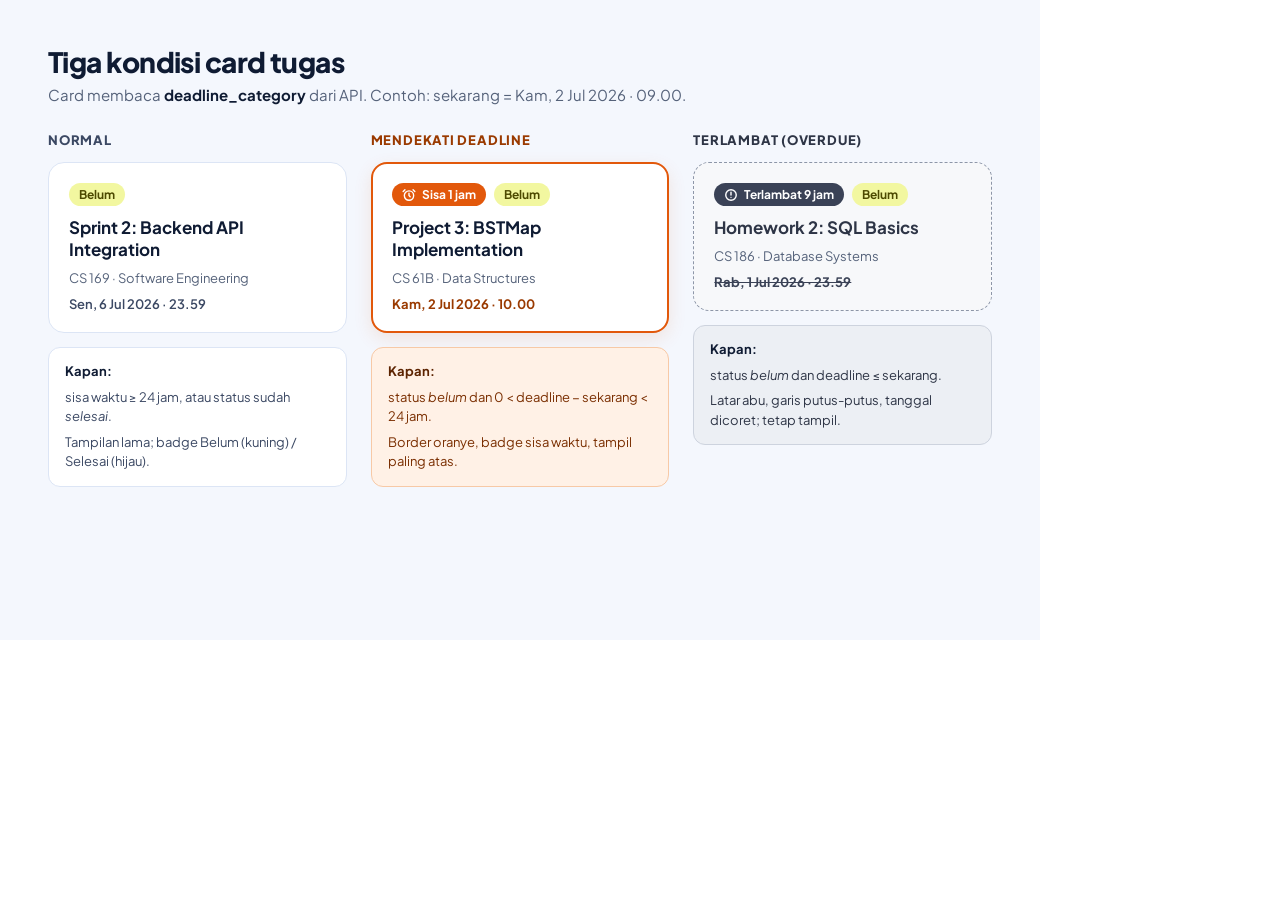
<file: docs/design/CardStates.html>
<!doctype html>
<html lang="id">
<head>
<meta charset="utf-8">
<title>Status Card Tugas</title>

</head>
<body>
<x-dc>
<helmet>
<link rel="preconnect" href="https://fonts.googleapis.com">
<link href="https://fonts.googleapis.com/css2?family=Plus+Jakarta+Sans:wght@400;500;600;700;800&amp;display=swap" rel="stylesheet">
<style>
body{margin:0}
a{color:#1A5FD6}a:hover{color:#123F8F}
</style>
</helmet>
<div style="width: 1040px; height: 640px; box-sizing: border-box; padding: 44px 48px; background: #F4F7FD; font-family: 'Plus Jakarta Sans', system-ui, sans-serif; color: #0F1B33; display: flex; flex-direction: column; gap: 28px;">

  <div style="display: flex; flex-direction: column; gap: 6px;">
    <h1 style="margin: 0; font-size: 28px; font-weight: 800; letter-spacing: -0.02em;">Tiga kondisi card tugas</h1>
    <p style="margin: 0; font-size: 15px; color: #55627A;">Card membaca <strong style="color: #0F1B33;">deadline_category</strong> dari API. Contoh: sekarang = Kam, 2 Jul 2026 · 09.00.</p>
  </div>

  <div style="display: grid; grid-template-columns: repeat(3, minmax(0, 1fr)); gap: 24px; flex-grow: 1;">

    <div style="display: flex; flex-direction: column; gap: 14px;">
      <span style="font-size: 13px; font-weight: 800; color: #3B4863; text-transform: uppercase; letter-spacing: 0.06em;">Normal</span>
      <article style="background: #FFFFFF; border: 1px solid #DCE5F5; border-radius: 16px; padding: 20px; display: flex; flex-direction: column; gap: 10px;">
        <div style="display: flex; gap: 8px;">
          <span style="padding: 4px 10px; border-radius: 999px; background: #F2F7A0; color: #4D4A00; font-size: 12px; font-weight: 700;">Belum</span>
        </div>
        <h2 style="margin: 0; font-size: 17px; font-weight: 700;">Sprint 2: Backend API Integration</h2>
        <span style="font-size: 13px; color: #55627A;">CS 169 · Software Engineering</span>
        <span style="font-size: 13px; font-weight: 600; color: #3B4863;">Sen, 6 Jul 2026 · 23.59</span>
      </article>
      <div style="display: flex; flex-direction: column; gap: 6px; padding: 14px 16px; border-radius: 12px; background: #FFFFFF; border: 1px solid #DCE5F5; font-size: 13px; line-height: 1.5; color: #3B4863;">
        <strong style="color: #0F1B33;">Kapan:</strong>
        <span>sisa waktu ≥ 24 jam, atau status sudah <em>selesai</em>.</span>
        <span>Tampilan lama; badge Belum (kuning) / Selesai (hijau).</span>
      </div>
    </div>

    <div style="display: flex; flex-direction: column; gap: 14px;">
      <span style="font-size: 13px; font-weight: 800; color: #9A3A00; text-transform: uppercase; letter-spacing: 0.06em;">Mendekati deadline</span>
      <article style="background: #FFFFFF; border: 2px solid #E2580B; border-radius: 16px; padding: 19px; display: flex; flex-direction: column; gap: 10px; box-shadow: 0 6px 18px rgba(226, 88, 11, 0.12);">
        <div style="display: flex; flex-wrap: wrap; gap: 8px;">
          <span style="display: inline-flex; align-items: center; gap: 6px; padding: 4px 10px; border-radius: 999px; background: #E2580B; color: #FFFFFF; font-size: 12px; font-weight: 700;">
            <svg width="14" height="14" viewBox="0 0 24 24" fill="none" stroke="currentColor" stroke-width="2.4" stroke-linecap="round" stroke-linejoin="round" aria-hidden="true"><circle cx="12" cy="13" r="8"></circle><path d="M12 9v4l2 2"></path><path d="M5 3L2 6M19 3l3 3"></path></svg>
            Sisa 1 jam
          </span>
          <span style="padding: 4px 10px; border-radius: 999px; background: #F2F7A0; color: #4D4A00; font-size: 12px; font-weight: 700;">Belum</span>
        </div>
        <h2 style="margin: 0; font-size: 17px; font-weight: 700;">Project 3: BSTMap Implementation</h2>
        <span style="font-size: 13px; color: #55627A;">CS 61B · Data Structures</span>
        <span style="font-size: 13px; font-weight: 700; color: #9A3A00;">Kam, 2 Jul 2026 · 10.00</span>
      </article>
      <div style="display: flex; flex-direction: column; gap: 6px; padding: 14px 16px; border-radius: 12px; background: #FFF1E6; border: 1px solid #F7C9A6; font-size: 13px; line-height: 1.5; color: #7A2E00;">
        <strong style="color: #5C2300;">Kapan:</strong>
        <span>status <em>belum</em> dan 0 &lt; deadline − sekarang &lt; 24 jam.</span>
        <span>Border oranye, badge sisa waktu, tampil paling atas.</span>
      </div>
    </div>

    <div style="display: flex; flex-direction: column; gap: 14px;">
      <span style="font-size: 13px; font-weight: 800; color: #2E3546; text-transform: uppercase; letter-spacing: 0.06em;">Terlambat (overdue)</span>
      <article style="background: #F7F8FA; border: 1px dashed #8D96A8; border-radius: 16px; padding: 20px; display: flex; flex-direction: column; gap: 10px;">
        <div style="display: flex; flex-wrap: wrap; gap: 8px;">
          <span style="display: inline-flex; align-items: center; gap: 6px; padding: 4px 10px; border-radius: 999px; background: #3A4256; color: #FFFFFF; font-size: 12px; font-weight: 700;">
            <svg width="14" height="14" viewBox="0 0 24 24" fill="none" stroke="currentColor" stroke-width="2.4" stroke-linecap="round" stroke-linejoin="round" aria-hidden="true"><circle cx="12" cy="12" r="9"></circle><path d="M12 7v5M12 16h.01"></path></svg>
            Terlambat 9 jam
          </span>
          <span style="padding: 4px 10px; border-radius: 999px; background: #F2F7A0; color: #4D4A00; font-size: 12px; font-weight: 700;">Belum</span>
        </div>
        <h2 style="margin: 0; font-size: 17px; font-weight: 700; color: #2E3546;">Homework 2: SQL Basics</h2>
        <span style="font-size: 13px; color: #55627A;">CS 186 · Database Systems</span>
        <span style="font-size: 13px; font-weight: 700; color: #3A4256; text-decoration: line-through;">Rab, 1 Jul 2026 · 23.59</span>
      </article>
      <div style="display: flex; flex-direction: column; gap: 6px; padding: 14px 16px; border-radius: 12px; background: #ECEFF4; border: 1px solid #CDD3DE; font-size: 13px; line-height: 1.5; color: #2E3546;">
        <strong style="color: #0F1B33;">Kapan:</strong>
        <span>status <em>belum</em> dan deadline ≤ sekarang.</span>
        <span>Latar abu, garis putus-putus, tanggal dicoret; tetap tampil.</span>
      </div>
    </div>

  </div>
</div>
</x-dc>
<script type="text/x-dc" data-dc-script data-props='{"$preview":{"width":1040,"height":640}}'>
class Component extends DCLogic {
renderVals() {
return {};
}
}
</script>
</body>
</html>
</file>
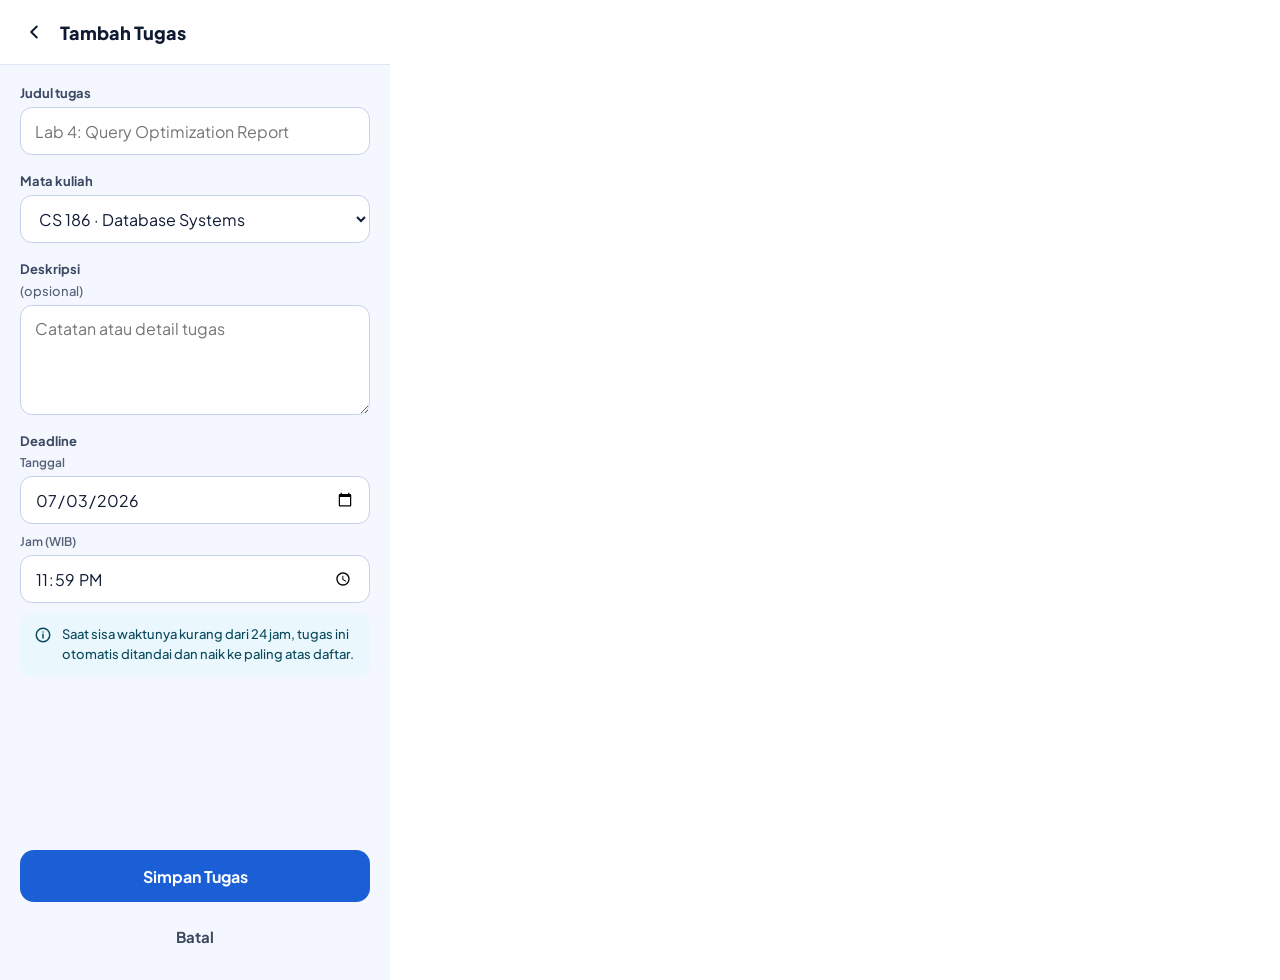
<file: docs/design/MobileForm.html>
<!doctype html>
<html lang="id">
<head>
<meta charset="utf-8">
<title>StudyTrack Mobile — Tambah Tugas</title>

</head>
<body>
<x-dc>
<helmet>
<link rel="preconnect" href="https://fonts.googleapis.com">
<link href="https://fonts.googleapis.com/css2?family=Plus+Jakarta+Sans:wght@400;500;600;700;800&amp;display=swap" rel="stylesheet">
<style>
body{margin:0}
a{color:#1A5FD6}a:hover{color:#123F8F}
button,input,select,textarea{font-family:inherit}
</style>
</helmet>
<div style="width: 390px; height: 980px; box-sizing: border-box; background: #F4F7FD; font-family: 'Plus Jakarta Sans', system-ui, sans-serif; color: #0F1B33; display: flex; flex-direction: column;">

  <header style="background: #FFFFFF; border-bottom: 1px solid #DCE5F5; padding: 10px 12px; display: flex; align-items: center; gap: 4px;">
    <a href="MobileTugas.dc.html" aria-label="Kembali" style="width: 44px; height: 44px; display: flex; align-items: center; justify-content: center; border-radius: 12px; color: #0F1B33;">
      <svg width="22" height="22" viewBox="0 0 24 24" fill="none" stroke="currentColor" stroke-width="2.2" stroke-linecap="round" stroke-linejoin="round" aria-hidden="true"><path d="M15 18l-6-6 6-6"></path></svg>
    </a>
    <h1 style="margin: 0; font-size: 18px; font-weight: 800;">Tambah Tugas</h1>
  </header>

  <form style="flex-grow: 1; padding: 20px; display: flex; flex-direction: column; gap: 18px;">
    <label style="display: flex; flex-direction: column; gap: 6px; font-size: 13px; font-weight: 700; color: #3B4863;">
      Judul tugas
      <input type="text" placeholder="Lab 4: Query Optimization Report" style="min-height: 48px; box-sizing: border-box; padding: 0 14px; border-radius: 12px; border: 1px solid #C4D2EC; font-size: 16px; color: #0F1B33; background: #FFFFFF;">
    </label>

    <label style="display: flex; flex-direction: column; gap: 6px; font-size: 13px; font-weight: 700; color: #3B4863;">
      Mata kuliah
      <select style="min-height: 48px; box-sizing: border-box; padding: 0 14px; border-radius: 12px; border: 1px solid #C4D2EC; font-size: 16px; color: #0F1B33; background: #FFFFFF;">
        <option>CS 186 · Database Systems</option>
        <option>CS 61B · Data Structures</option>
        <option>CS 169 · Software Engineering</option>
      </select>
    </label>

    <label style="display: flex; flex-direction: column; gap: 6px; font-size: 13px; font-weight: 700; color: #3B4863;">
      Deskripsi <span style="font-weight: 500; color: #55627A;">(opsional)</span>
      <textarea rows="4" placeholder="Catatan atau detail tugas" style="box-sizing: border-box; padding: 12px 14px; border-radius: 12px; border: 1px solid #C4D2EC; font-size: 16px; color: #0F1B33; background: #FFFFFF; resize: vertical;"></textarea>
    </label>

    <fieldset style="border: none; margin: 0; padding: 0; display: flex; flex-direction: column; gap: 10px;">
      <legend style="padding: 0; margin-bottom: 6px; font-size: 13px; font-weight: 700; color: #3B4863;">Deadline</legend>
      <label style="display: flex; flex-direction: column; gap: 6px; font-size: 12px; font-weight: 600; color: #55627A;">
        Tanggal
        <input type="date" value="2026-07-03" style="min-height: 48px; box-sizing: border-box; padding: 0 14px; border-radius: 12px; border: 1px solid #C4D2EC; font-size: 16px; color: #0F1B33; background: #FFFFFF;">
      </label>
      <label style="display: flex; flex-direction: column; gap: 6px; font-size: 12px; font-weight: 600; color: #55627A;">
        Jam (WIB)
        <input type="time" value="23:59" style="min-height: 48px; box-sizing: border-box; padding: 0 14px; border-radius: 12px; border: 1px solid #C4D2EC; font-size: 16px; color: #0F1B33; background: #FFFFFF;">
      </label>
      <div style="display: flex; gap: 10px; align-items: flex-start; padding: 12px 14px; border-radius: 12px; background: #EAF8FD; color: #0B4A5E; font-size: 13px; font-weight: 500; line-height: 1.5;">
        <svg width="18" height="18" viewBox="0 0 24 24" fill="none" stroke="currentColor" stroke-width="2" stroke-linecap="round" stroke-linejoin="round" aria-hidden="true" style="flex-shrink: 0; margin-top: 1px;"><circle cx="12" cy="12" r="9"></circle><path d="M12 11v5M12 8h.01"></path></svg>
        <span>Saat sisa waktunya kurang dari 24 jam, tugas ini otomatis ditandai dan naik ke paling atas daftar.</span>
      </div>
    </fieldset>

    <div style="margin-top: auto; display: flex; flex-direction: column; gap: 10px;">
      <button type="submit" style="min-height: 52px; border-radius: 14px; border: none; background: #1A5FD6; color: #FFFFFF; font-size: 16px; font-weight: 700; cursor: pointer;">Simpan Tugas</button>
      <a href="MobileTugas.dc.html" style="display: flex; align-items: center; justify-content: center; min-height: 48px; border-radius: 14px; color: #3B4863; font-size: 15px; font-weight: 700; text-decoration: none;">Batal</a>
    </div>
  </form>
</div>
</x-dc>
<script type="text/x-dc" data-dc-script data-props='{"$preview":{"width":390,"height":980}}'>
class Component extends DCLogic {
renderVals() {
return {};
}
}
</script>
</body>
</html>
</file>
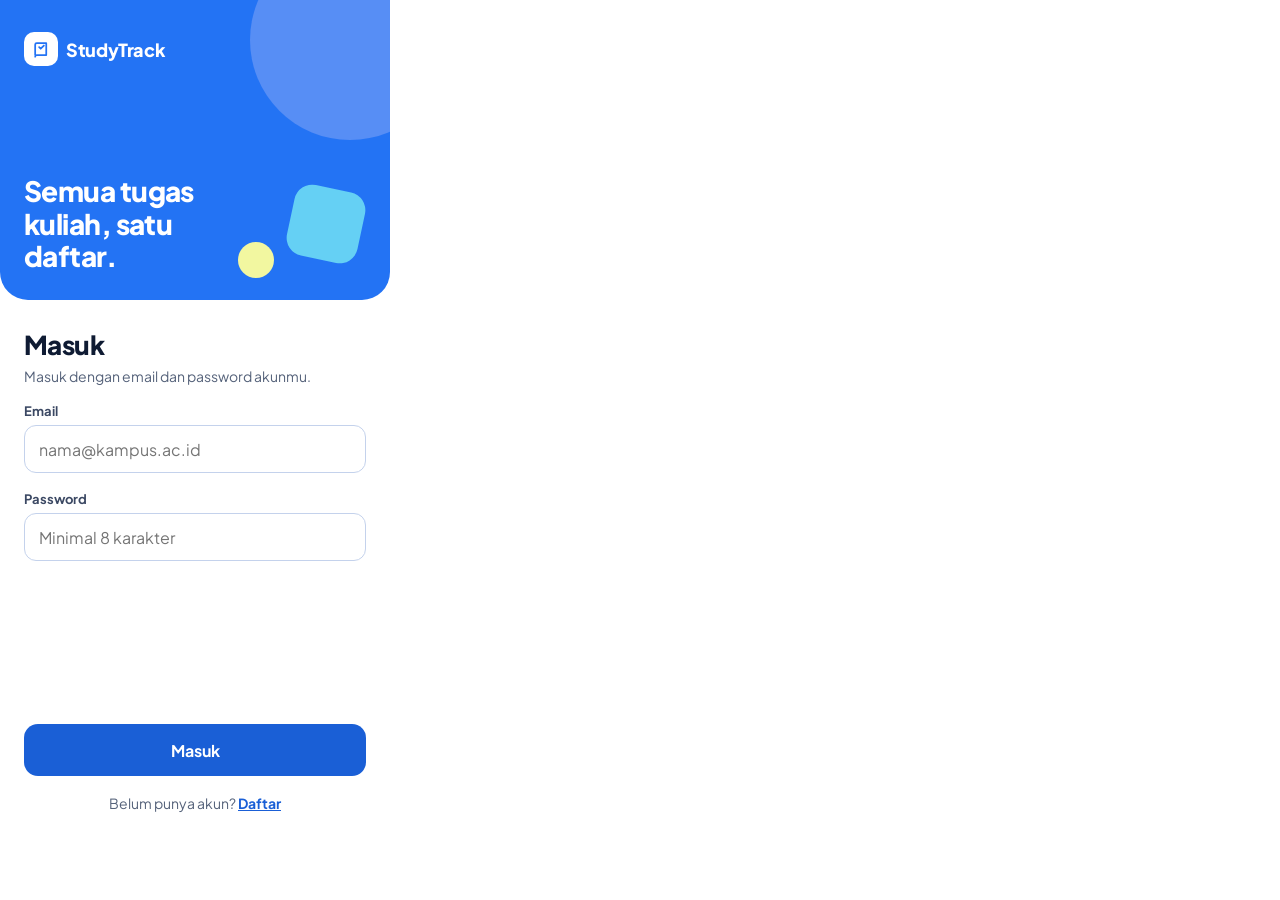
<file: docs/design/MobileLogin.html>
<!doctype html>
<html lang="id">
<head>
<meta charset="utf-8">
<title>StudyTrack Mobile — Masuk</title>

</head>
<body>
<x-dc>
<helmet>
<link rel="preconnect" href="https://fonts.googleapis.com">
<link href="https://fonts.googleapis.com/css2?family=Plus+Jakarta+Sans:wght@400;500;600;700;800&amp;display=swap" rel="stylesheet">
<style>
body{margin:0}
a{color:#1A5FD6}a:hover{color:#123F8F}
input{font-family:inherit}
</style>
</helmet>
<div style="width: 390px; height: 844px; box-sizing: border-box; background: #FFFFFF; font-family: 'Plus Jakarta Sans', system-ui, sans-serif; color: #0F1B33; display: flex; flex-direction: column;">

  <section aria-hidden="true" style="height: 300px; flex-shrink: 0; box-sizing: border-box; background: #2373F4; color: #FFFFFF; padding: 32px 24px 28px; display: flex; flex-direction: column; justify-content: space-between; position: relative; overflow: hidden; border-radius: 0 0 28px 28px;">
    <div style="position: absolute; right: -60px; top: -60px; width: 200px; height: 200px; border-radius: 50%; background: #578EF5;"></div>
    <div style="position: absolute; right: 28px; bottom: 40px; width: 72px; height: 72px; border-radius: 18px; background: #65D0F4; transform: rotate(12deg);"></div>
    <div style="position: absolute; right: 116px; bottom: 22px; width: 36px; height: 36px; border-radius: 50%; background: #F2F7A0;"></div>
    <div style="display: flex; align-items: center; gap: 8px; position: relative;">
      <div style="width: 34px; height: 34px; border-radius: 10px; background: #FFFFFF; display: flex; align-items: center; justify-content: center;">
        <svg width="19" height="19" viewBox="0 0 24 24" fill="none" stroke="#2373F4" stroke-width="2.2" stroke-linecap="round" stroke-linejoin="round"><path d="M4 19V6a2 2 0 0 1 2-2h12v15H6a2 2 0 0 0-2 2"></path><path d="M9 9l2 2 4-4"></path></svg>
      </div>
      <span style="font-size: 18px; font-weight: 800; letter-spacing: -0.02em;">StudyTrack</span>
    </div>
    <h2 style="margin: 0; max-width: 240px; font-size: 28px; line-height: 1.15; font-weight: 800; letter-spacing: -0.02em; position: relative;">Semua tugas kuliah, satu daftar.</h2>
  </section>

  <form style="flex-grow: 1; padding: 28px 24px 32px; display: flex; flex-direction: column; gap: 18px;">
    <div style="display: flex; flex-direction: column; gap: 6px;">
      <h1 style="margin: 0; font-size: 26px; font-weight: 800; letter-spacing: -0.02em;">Masuk</h1>
      <p style="margin: 0; font-size: 14px; color: #55627A;">Masuk dengan email dan password akunmu.</p>
    </div>
    <label style="display: flex; flex-direction: column; gap: 6px; font-size: 13px; font-weight: 700; color: #3B4863;">
      Email
      <input type="email" placeholder="nama@kampus.ac.id" autocomplete="email" style="min-height: 48px; box-sizing: border-box; padding: 0 14px; border-radius: 12px; border: 1px solid #C4D2EC; font-size: 16px; color: #0F1B33; background: #FFFFFF;">
    </label>
    <label style="display: flex; flex-direction: column; gap: 6px; font-size: 13px; font-weight: 700; color: #3B4863;">
      Password
      <input type="password" placeholder="Minimal 8 karakter" autocomplete="current-password" style="min-height: 48px; box-sizing: border-box; padding: 0 14px; border-radius: 12px; border: 1px solid #C4D2EC; font-size: 16px; color: #0F1B33; background: #FFFFFF;">
    </label>
    <a href="MobileTugas.dc.html" style="margin-top: auto; display: flex; align-items: center; justify-content: center; min-height: 52px; border-radius: 14px; background: #1A5FD6; color: #FFFFFF; font-size: 16px; font-weight: 700; text-decoration: none;">Masuk</a>
    <p style="margin: 0; font-size: 14px; color: #55627A; text-align: center;">Belum punya akun? <a href="MobileLogin.dc.html" style="font-weight: 700;">Daftar</a></p>
  </form>
</div>
</x-dc>
<script type="text/x-dc" data-dc-script data-props='{"$preview":{"width":390,"height":844}}'>
class Component extends DCLogic {
renderVals() {
return {};
}
}
</script>
</body>
</html>
</file>
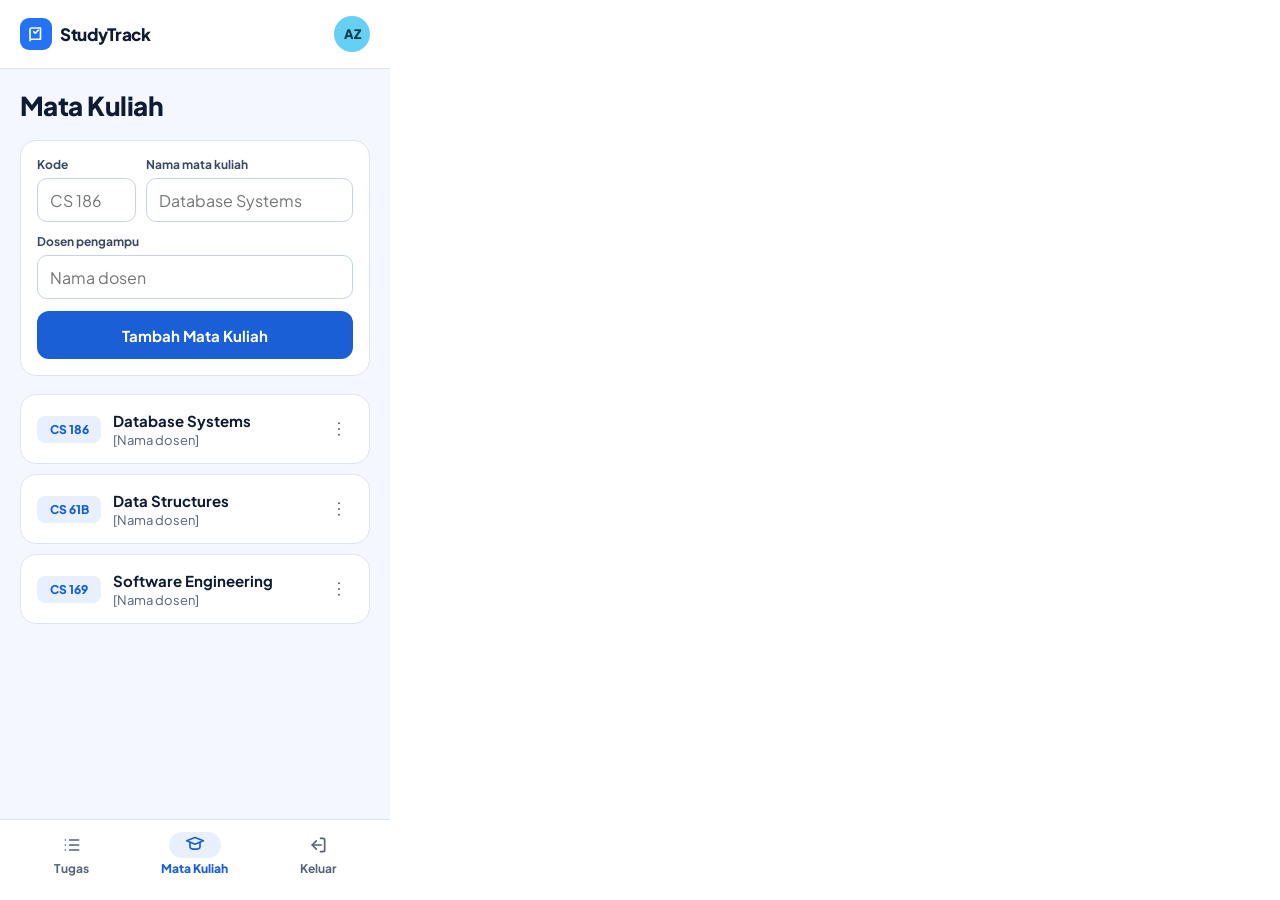
<file: docs/design/MobileMatkul.html>
<!doctype html>
<html lang="id">
<head>
<meta charset="utf-8">
<title>StudyTrack Mobile — Mata Kuliah</title>

</head>
<body>
<x-dc>
<helmet>
<link rel="preconnect" href="https://fonts.googleapis.com">
<link href="https://fonts.googleapis.com/css2?family=Plus+Jakarta+Sans:wght@400;500;600;700;800&amp;display=swap" rel="stylesheet">
<style>
body{margin:0}
a{color:#1A5FD6}a:hover{color:#123F8F}
button,input{font-family:inherit}
</style>
</helmet>
<div style="width: 390px; height: 900px; box-sizing: border-box; background: #F4F7FD; font-family: 'Plus Jakarta Sans', system-ui, sans-serif; color: #0F1B33; display: flex; flex-direction: column;">

  <header style="background: #FFFFFF; border-bottom: 1px solid #DCE5F5; padding: 16px 20px; display: flex; align-items: center; justify-content: space-between;">
    <div style="display: flex; align-items: center; gap: 8px;">
      <div style="width: 32px; height: 32px; border-radius: 9px; background: #2373F4; display: flex; align-items: center; justify-content: center;">
        <svg width="18" height="18" viewBox="0 0 24 24" fill="none" stroke="#FFFFFF" stroke-width="2.2" stroke-linecap="round" stroke-linejoin="round" aria-hidden="true"><path d="M4 19V6a2 2 0 0 1 2-2h12v15H6a2 2 0 0 0-2 2"></path><path d="M9 9l2 2 4-4"></path></svg>
      </div>
      <span style="font-size: 17px; font-weight: 800; letter-spacing: -0.02em;">StudyTrack</span>
    </div>
    <div style="width: 36px; height: 36px; border-radius: 50%; background: #65D0F4; color: #0B3A4A; font-weight: 800; font-size: 13px; display: flex; align-items: center; justify-content: center;">AZ</div>
  </header>

  <main style="flex-grow: 1; padding: 20px; display: flex; flex-direction: column; gap: 18px;">
    <h1 style="margin: 0; font-size: 26px; font-weight: 800; letter-spacing: -0.02em;">Mata Kuliah</h1>

    <form aria-label="Tambah mata kuliah" style="background: #FFFFFF; border: 1px solid #DCE5F5; border-radius: 16px; padding: 16px; display: flex; flex-direction: column; gap: 12px;">
      <div style="display: grid; grid-template-columns: repeat(3, minmax(0, 1fr)); gap: 10px;">
        <label style="display: flex; flex-direction: column; gap: 6px; font-size: 12px; font-weight: 700; color: #3B4863;">
          Kode
          <input type="text" placeholder="CS 186" style="min-height: 44px; width: 100%; box-sizing: border-box; padding: 0 12px; border-radius: 10px; border: 1px solid #C4D2EC; font-size: 16px; color: #0F1B33; background: #FFFFFF;">
        </label>
        <label style="grid-column: span 2; display: flex; flex-direction: column; gap: 6px; font-size: 12px; font-weight: 700; color: #3B4863;">
          Nama mata kuliah
          <input type="text" placeholder="Database Systems" style="min-height: 44px; width: 100%; box-sizing: border-box; padding: 0 12px; border-radius: 10px; border: 1px solid #C4D2EC; font-size: 16px; color: #0F1B33; background: #FFFFFF;">
        </label>
      </div>
      <label style="display: flex; flex-direction: column; gap: 6px; font-size: 12px; font-weight: 700; color: #3B4863;">
        Dosen pengampu
        <input type="text" placeholder="Nama dosen" style="min-height: 44px; box-sizing: border-box; padding: 0 12px; border-radius: 10px; border: 1px solid #C4D2EC; font-size: 16px; color: #0F1B33; background: #FFFFFF;">
      </label>
      <button type="submit" style="min-height: 48px; border-radius: 12px; border: none; background: #1A5FD6; color: #FFFFFF; font-size: 15px; font-weight: 700; cursor: pointer;">Tambah Mata Kuliah</button>
    </form>

    <section aria-label="Daftar mata kuliah" style="display: flex; flex-direction: column; gap: 10px;">
      <article style="background: #FFFFFF; border: 1px solid #DCE5F5; border-radius: 16px; padding: 12px 8px 12px 16px; display: flex; align-items: center; gap: 12px;">
        <span style="width: 64px; flex-shrink: 0; padding: 6px 0; text-align: center; border-radius: 8px; background: #E8F0FE; color: #1A5FD6; font-size: 12px; font-weight: 800;">CS 186</span>
        <div style="flex-grow: 1; min-width: 0; display: flex; flex-direction: column; gap: 2px;">
          <h2 style="margin: 0; font-size: 15px; font-weight: 700;">Database Systems</h2>
          <span style="font-size: 13px; color: #55627A;">[Nama dosen]</span>
        </div>
        <button type="button" aria-label="Opsi CS 186" style="width: 44px; height: 44px; flex-shrink: 0; border-radius: 10px; border: none; background: transparent; color: #55627A; cursor: pointer; display: flex; align-items: center; justify-content: center;"><svg width="20" height="20" viewBox="0 0 24 24" fill="none" stroke="currentColor" stroke-width="2.4" stroke-linecap="round" aria-hidden="true"><path d="M12 5h.01M12 12h.01M12 19h.01"></path></svg></button>
      </article>
      <article style="background: #FFFFFF; border: 1px solid #DCE5F5; border-radius: 16px; padding: 12px 8px 12px 16px; display: flex; align-items: center; gap: 12px;">
        <span style="width: 64px; flex-shrink: 0; padding: 6px 0; text-align: center; border-radius: 8px; background: #E8F0FE; color: #1A5FD6; font-size: 12px; font-weight: 800;">CS 61B</span>
        <div style="flex-grow: 1; min-width: 0; display: flex; flex-direction: column; gap: 2px;">
          <h2 style="margin: 0; font-size: 15px; font-weight: 700;">Data Structures</h2>
          <span style="font-size: 13px; color: #55627A;">[Nama dosen]</span>
        </div>
        <button type="button" aria-label="Opsi CS 61B" style="width: 44px; height: 44px; flex-shrink: 0; border-radius: 10px; border: none; background: transparent; color: #55627A; cursor: pointer; display: flex; align-items: center; justify-content: center;"><svg width="20" height="20" viewBox="0 0 24 24" fill="none" stroke="currentColor" stroke-width="2.4" stroke-linecap="round" aria-hidden="true"><path d="M12 5h.01M12 12h.01M12 19h.01"></path></svg></button>
      </article>
      <article style="background: #FFFFFF; border: 1px solid #DCE5F5; border-radius: 16px; padding: 12px 8px 12px 16px; display: flex; align-items: center; gap: 12px;">
        <span style="width: 64px; flex-shrink: 0; padding: 6px 0; text-align: center; border-radius: 8px; background: #E8F0FE; color: #1A5FD6; font-size: 12px; font-weight: 800;">CS 169</span>
        <div style="flex-grow: 1; min-width: 0; display: flex; flex-direction: column; gap: 2px;">
          <h2 style="margin: 0; font-size: 15px; font-weight: 700;">Software Engineering</h2>
          <span style="font-size: 13px; color: #55627A;">[Nama dosen]</span>
        </div>
        <button type="button" aria-label="Opsi CS 169" style="width: 44px; height: 44px; flex-shrink: 0; border-radius: 10px; border: none; background: transparent; color: #55627A; cursor: pointer; display: flex; align-items: center; justify-content: center;"><svg width="20" height="20" viewBox="0 0 24 24" fill="none" stroke="currentColor" stroke-width="2.4" stroke-linecap="round" aria-hidden="true"><path d="M12 5h.01M12 12h.01M12 19h.01"></path></svg></button>
      </article>
    </section>
  </main>

  <nav aria-label="Navigasi utama" style="background: #FFFFFF; border-top: 1px solid #DCE5F5; padding: 8px 12px 20px; display: grid; grid-template-columns: repeat(3, minmax(0, 1fr)); gap: 4px;">
    <a href="MobileTugas.dc.html" style="min-height: 52px; display: flex; flex-direction: column; align-items: center; justify-content: center; gap: 3px; border-radius: 12px; color: #55627A; font-size: 12px; font-weight: 700; text-decoration: none;">
      <span style="padding: 3px 16px; display: flex;"><svg width="20" height="20" viewBox="0 0 24 24" fill="none" stroke="currentColor" stroke-width="2" stroke-linecap="round" stroke-linejoin="round" aria-hidden="true"><path d="M9 6h11M9 12h11M9 18h11"></path><path d="M4 6h.01M4 12h.01M4 18h.01"></path></svg></span>
      Tugas
    </a>
    <a href="MobileMatkul.dc.html" aria-current="page" style="min-height: 52px; display: flex; flex-direction: column; align-items: center; justify-content: center; gap: 3px; border-radius: 12px; color: #1A5FD6; font-size: 12px; font-weight: 800; text-decoration: none;">
      <span style="padding: 3px 16px; border-radius: 999px; background: #E8F0FE; display: flex;"><svg width="20" height="20" viewBox="0 0 24 24" fill="none" stroke="currentColor" stroke-width="2" stroke-linecap="round" stroke-linejoin="round" aria-hidden="true"><path d="M2 7l10-4 10 4-10 4z"></path><path d="M6 9v5c0 1.7 2.7 3 6 3s6-1.3 6-3V9"></path></svg></span>
      Mata Kuliah
    </a>
    <a href="MobileLogin.dc.html" style="min-height: 52px; display: flex; flex-direction: column; align-items: center; justify-content: center; gap: 3px; border-radius: 12px; color: #55627A; font-size: 12px; font-weight: 700; text-decoration: none;">
      <span style="padding: 3px 16px; display: flex;"><svg width="20" height="20" viewBox="0 0 24 24" fill="none" stroke="currentColor" stroke-width="2" stroke-linecap="round" stroke-linejoin="round" aria-hidden="true"><path d="M15 4h3a2 2 0 0 1 2 2v12a2 2 0 0 1-2 2h-3"></path><path d="M10 17l-5-5 5-5"></path><path d="M5 12h11"></path></svg></span>
      Keluar
    </a>
  </nav>
</div>
</x-dc>
<script type="text/x-dc" data-dc-script data-props='{"$preview":{"width":390,"height":900}}'>
class Component extends DCLogic {
renderVals() {
return {};
}
}
</script>
</body>
</html>
</file>
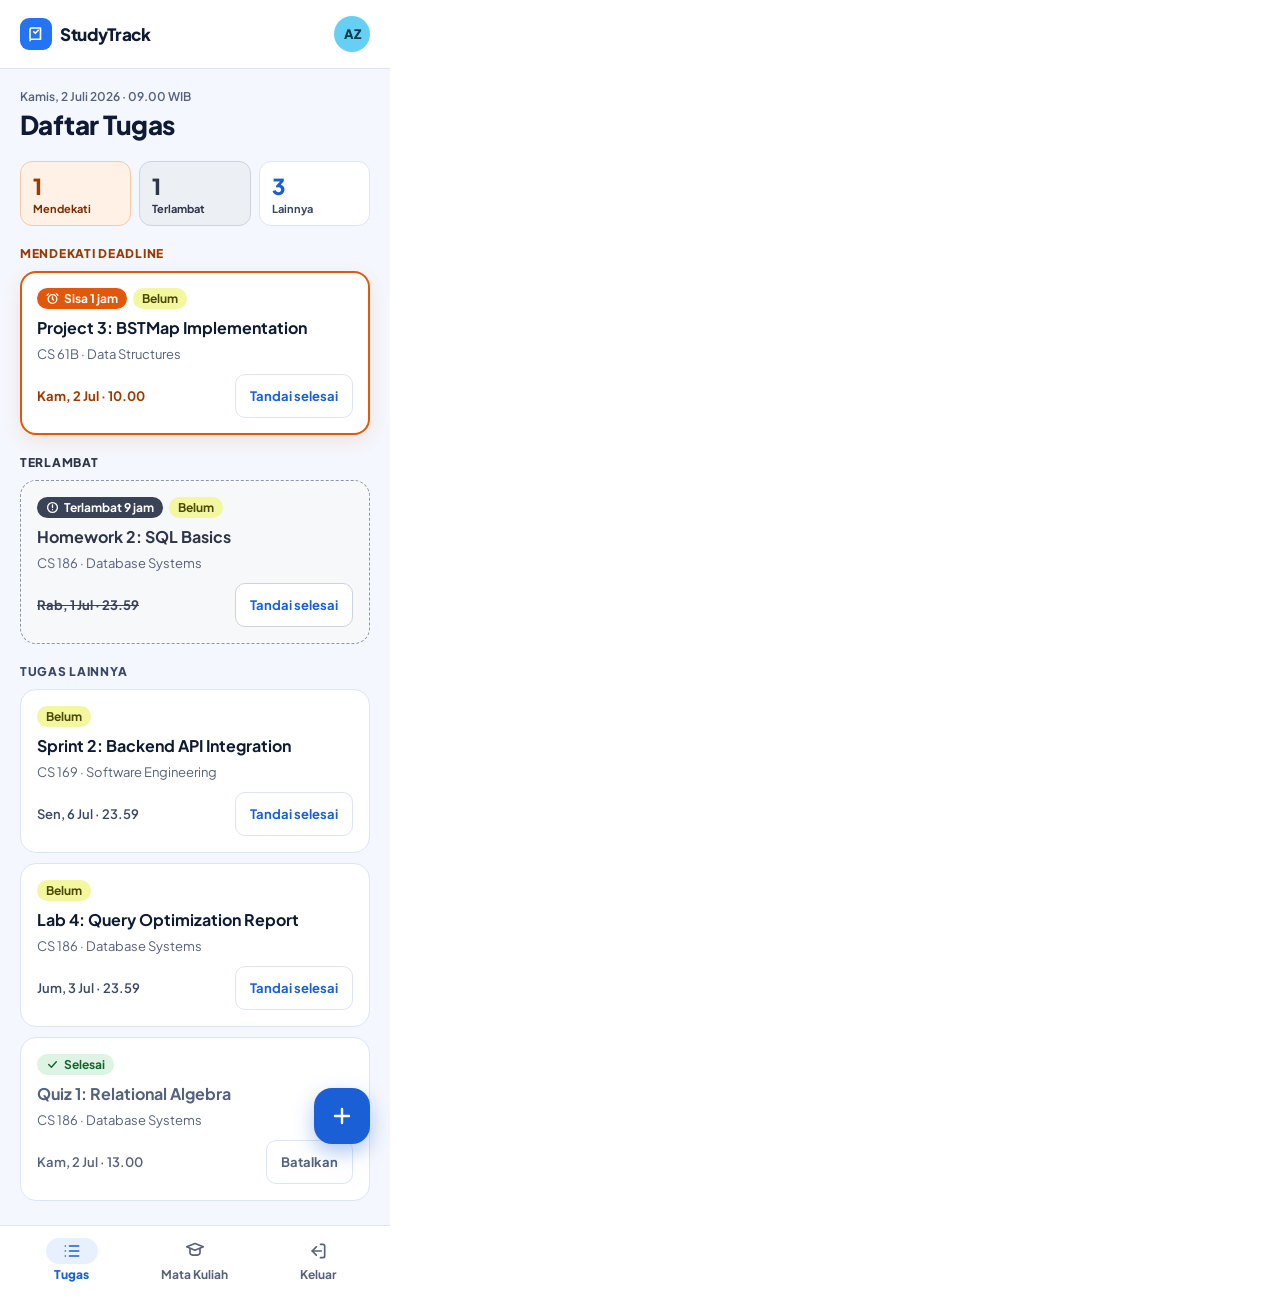
<file: docs/design/MobileTugas.html>
<!doctype html>
<html lang="id">
<head>
<meta charset="utf-8">
<title>StudyTrack Mobile — Daftar Tugas</title>

</head>
<body>
<x-dc>
<helmet>
<link rel="preconnect" href="https://fonts.googleapis.com">
<link href="https://fonts.googleapis.com/css2?family=Plus+Jakarta+Sans:wght@400;500;600;700;800&amp;display=swap" rel="stylesheet">
<style>
body{margin:0}
a{color:#1A5FD6}a:hover{color:#123F8F}
button{font-family:inherit}
</style>
</helmet>
<div style="width: 390px; height: 1240px; box-sizing: border-box; background: #F4F7FD; font-family: 'Plus Jakarta Sans', system-ui, sans-serif; color: #0F1B33; display: flex; flex-direction: column; position: relative;">

  <header style="background: #FFFFFF; border-bottom: 1px solid #DCE5F5; padding: 16px 20px; display: flex; align-items: center; justify-content: space-between;">
    <div style="display: flex; align-items: center; gap: 8px;">
      <div style="width: 32px; height: 32px; border-radius: 9px; background: #2373F4; display: flex; align-items: center; justify-content: center;">
        <svg width="18" height="18" viewBox="0 0 24 24" fill="none" stroke="#FFFFFF" stroke-width="2.2" stroke-linecap="round" stroke-linejoin="round" aria-hidden="true"><path d="M4 19V6a2 2 0 0 1 2-2h12v15H6a2 2 0 0 0-2 2"></path><path d="M9 9l2 2 4-4"></path></svg>
      </div>
      <span style="font-size: 17px; font-weight: 800; letter-spacing: -0.02em;">StudyTrack</span>
    </div>
    <div style="width: 36px; height: 36px; border-radius: 50%; background: #65D0F4; color: #0B3A4A; font-weight: 800; font-size: 13px; display: flex; align-items: center; justify-content: center;">AZ</div>
  </header>

  <main style="flex-grow: 1; padding: 20px 20px 24px; display: flex; flex-direction: column; gap: 20px;">
    <div style="display: flex; flex-direction: column; gap: 4px;">
      <span style="font-size: 12px; font-weight: 600; color: #55627A;">Kamis, 2 Juli 2026 · 09.00 WIB</span>
      <h1 style="margin: 0; font-size: 26px; font-weight: 800; letter-spacing: -0.02em;">Daftar Tugas</h1>
    </div>

    <section aria-label="Ringkasan" style="display: grid; grid-template-columns: repeat(3, minmax(0, 1fr)); gap: 8px;">
      <div style="background: #FFF1E6; border: 1px solid #F7C9A6; border-radius: 12px; padding: 10px 12px; display: flex; flex-direction: column; gap: 2px;">
        <span style="font-size: 22px; font-weight: 800; color: #9A3A00;">1</span>
        <span style="font-size: 11px; font-weight: 700; color: #7A2E00;">Mendekati</span>
      </div>
      <div style="background: #ECEFF4; border: 1px solid #CDD3DE; border-radius: 12px; padding: 10px 12px; display: flex; flex-direction: column; gap: 2px;">
        <span style="font-size: 22px; font-weight: 800; color: #2E3546;">1</span>
        <span style="font-size: 11px; font-weight: 700; color: #2E3546;">Terlambat</span>
      </div>
      <div style="background: #FFFFFF; border: 1px solid #DCE5F5; border-radius: 12px; padding: 10px 12px; display: flex; flex-direction: column; gap: 2px;">
        <span style="font-size: 22px; font-weight: 800; color: #1A5FD6;">3</span>
        <span style="font-size: 11px; font-weight: 700; color: #3B4863;">Lainnya</span>
      </div>
    </section>

    <section aria-labelledby="m-mendekati" style="display: flex; flex-direction: column; gap: 10px;">
      <h2 id="m-mendekati" style="margin: 0; font-size: 12px; font-weight: 800; color: #9A3A00; text-transform: uppercase; letter-spacing: 0.06em;">Mendekati deadline</h2>
      <article style="background: #FFFFFF; border: 2px solid #E2580B; border-radius: 16px; padding: 15px; display: flex; flex-direction: column; gap: 8px; box-shadow: 0 6px 18px rgba(226, 88, 11, 0.12);">
        <div style="display: flex; flex-wrap: wrap; gap: 6px;">
          <span style="display: inline-flex; align-items: center; gap: 5px; padding: 3px 9px; border-radius: 999px; background: #E2580B; color: #FFFFFF; font-size: 12px; font-weight: 700;">
            <svg width="13" height="13" viewBox="0 0 24 24" fill="none" stroke="currentColor" stroke-width="2.4" stroke-linecap="round" stroke-linejoin="round" aria-hidden="true"><circle cx="12" cy="13" r="8"></circle><path d="M12 9v4l2 2"></path><path d="M5 3L2 6M19 3l3 3"></path></svg>
            Sisa 1 jam
          </span>
          <span style="padding: 3px 9px; border-radius: 999px; background: #F2F7A0; color: #4D4A00; font-size: 12px; font-weight: 700;">Belum</span>
        </div>
        <h3 style="margin: 0; font-size: 16px; font-weight: 700;">Project 3: BSTMap Implementation</h3>
        <span style="font-size: 13px; color: #55627A;">CS 61B · Data Structures</span>
        <div style="display: flex; align-items: center; justify-content: space-between; gap: 8px; padding-top: 4px;">
          <span style="font-size: 13px; font-weight: 700; color: #9A3A00;">Kam, 2 Jul · 10.00</span>
          <button type="button" style="min-height: 44px; padding: 0 14px; border-radius: 10px; border: 1px solid #DCE5F5; background: #FFFFFF; color: #1A5FD6; font-size: 13px; font-weight: 700; cursor: pointer;">Tandai selesai</button>
        </div>
      </article>
    </section>

    <section aria-labelledby="m-terlambat" style="display: flex; flex-direction: column; gap: 10px;">
      <h2 id="m-terlambat" style="margin: 0; font-size: 12px; font-weight: 800; color: #2E3546; text-transform: uppercase; letter-spacing: 0.06em;">Terlambat</h2>
      <article style="background: #F7F8FA; border: 1px dashed #8D96A8; border-radius: 16px; padding: 16px; display: flex; flex-direction: column; gap: 8px;">
        <div style="display: flex; flex-wrap: wrap; gap: 6px;">
          <span style="display: inline-flex; align-items: center; gap: 5px; padding: 3px 9px; border-radius: 999px; background: #3A4256; color: #FFFFFF; font-size: 12px; font-weight: 700;">
            <svg width="13" height="13" viewBox="0 0 24 24" fill="none" stroke="currentColor" stroke-width="2.4" stroke-linecap="round" stroke-linejoin="round" aria-hidden="true"><circle cx="12" cy="12" r="9"></circle><path d="M12 7v5M12 16h.01"></path></svg>
            Terlambat 9 jam
          </span>
          <span style="padding: 3px 9px; border-radius: 999px; background: #F2F7A0; color: #4D4A00; font-size: 12px; font-weight: 700;">Belum</span>
        </div>
        <h3 style="margin: 0; font-size: 16px; font-weight: 700; color: #2E3546;">Homework 2: SQL Basics</h3>
        <span style="font-size: 13px; color: #55627A;">CS 186 · Database Systems</span>
        <div style="display: flex; align-items: center; justify-content: space-between; gap: 8px; padding-top: 4px;">
          <span style="font-size: 13px; font-weight: 700; color: #3A4256; text-decoration: line-through;">Rab, 1 Jul · 23.59</span>
          <button type="button" style="min-height: 44px; padding: 0 14px; border-radius: 10px; border: 1px solid #CDD3DE; background: #FFFFFF; color: #1A5FD6; font-size: 13px; font-weight: 700; cursor: pointer;">Tandai selesai</button>
        </div>
      </article>
    </section>

    <section aria-labelledby="m-lainnya" style="display: flex; flex-direction: column; gap: 10px;">
      <h2 id="m-lainnya" style="margin: 0; font-size: 12px; font-weight: 800; color: #3B4863; text-transform: uppercase; letter-spacing: 0.06em;">Tugas lainnya</h2>

      <article style="background: #FFFFFF; border: 1px solid #DCE5F5; border-radius: 16px; padding: 16px; display: flex; flex-direction: column; gap: 8px;">
        <div style="display: flex; gap: 6px;">
          <span style="padding: 3px 9px; border-radius: 999px; background: #F2F7A0; color: #4D4A00; font-size: 12px; font-weight: 700;">Belum</span>
        </div>
        <h3 style="margin: 0; font-size: 16px; font-weight: 700;">Sprint 2: Backend API Integration</h3>
        <span style="font-size: 13px; color: #55627A;">CS 169 · Software Engineering</span>
        <div style="display: flex; align-items: center; justify-content: space-between; gap: 8px; padding-top: 4px;">
          <span style="font-size: 13px; font-weight: 600; color: #3B4863;">Sen, 6 Jul · 23.59</span>
          <button type="button" style="min-height: 44px; padding: 0 14px; border-radius: 10px; border: 1px solid #DCE5F5; background: #FFFFFF; color: #1A5FD6; font-size: 13px; font-weight: 700; cursor: pointer;">Tandai selesai</button>
        </div>
      </article>

      <article style="background: #FFFFFF; border: 1px solid #DCE5F5; border-radius: 16px; padding: 16px; display: flex; flex-direction: column; gap: 8px;">
        <div style="display: flex; gap: 6px;">
          <span style="padding: 3px 9px; border-radius: 999px; background: #F2F7A0; color: #4D4A00; font-size: 12px; font-weight: 700;">Belum</span>
        </div>
        <h3 style="margin: 0; font-size: 16px; font-weight: 700;">Lab 4: Query Optimization Report</h3>
        <span style="font-size: 13px; color: #55627A;">CS 186 · Database Systems</span>
        <div style="display: flex; align-items: center; justify-content: space-between; gap: 8px; padding-top: 4px;">
          <span style="font-size: 13px; font-weight: 600; color: #3B4863;">Jum, 3 Jul · 23.59</span>
          <button type="button" style="min-height: 44px; padding: 0 14px; border-radius: 10px; border: 1px solid #DCE5F5; background: #FFFFFF; color: #1A5FD6; font-size: 13px; font-weight: 700; cursor: pointer;">Tandai selesai</button>
        </div>
      </article>

      <article style="background: #FFFFFF; border: 1px solid #DCE5F5; border-radius: 16px; padding: 16px; display: flex; flex-direction: column; gap: 8px;">
        <div style="display: flex; gap: 6px;">
          <span style="display: inline-flex; align-items: center; gap: 5px; padding: 3px 9px; border-radius: 999px; background: #DDF4E4; color: #14632C; font-size: 12px; font-weight: 700;">
            <svg width="13" height="13" viewBox="0 0 24 24" fill="none" stroke="currentColor" stroke-width="2.6" stroke-linecap="round" stroke-linejoin="round" aria-hidden="true"><path d="M5 12l5 5 9-10"></path></svg>
            Selesai
          </span>
        </div>
        <h3 style="margin: 0; font-size: 16px; font-weight: 700; color: #55627A;">Quiz 1: Relational Algebra</h3>
        <span style="font-size: 13px; color: #55627A;">CS 186 · Database Systems</span>
        <div style="display: flex; align-items: center; justify-content: space-between; gap: 8px; padding-top: 4px;">
          <span style="font-size: 13px; font-weight: 600; color: #55627A;">Kam, 2 Jul · 13.00</span>
          <button type="button" style="min-height: 44px; padding: 0 14px; border-radius: 10px; border: 1px solid #DCE5F5; background: #FFFFFF; color: #55627A; font-size: 13px; font-weight: 700; cursor: pointer;">Batalkan</button>
        </div>
      </article>
    </section>
  </main>

  <a href="MobileForm.dc.html" aria-label="Tambah tugas" style="position: absolute; right: 20px; bottom: 96px; width: 56px; height: 56px; border-radius: 18px; background: #1A5FD6; color: #FFFFFF; display: flex; align-items: center; justify-content: center; box-shadow: 0 8px 20px rgba(26, 95, 214, 0.35);">
    <svg width="24" height="24" viewBox="0 0 24 24" fill="none" stroke="currentColor" stroke-width="2.4" stroke-linecap="round" aria-hidden="true"><path d="M12 5v14M5 12h14"></path></svg>
  </a>

  <nav aria-label="Navigasi utama" style="background: #FFFFFF; border-top: 1px solid #DCE5F5; padding: 8px 12px 20px; display: grid; grid-template-columns: repeat(3, minmax(0, 1fr)); gap: 4px;">
    <a href="MobileTugas.dc.html" aria-current="page" style="min-height: 52px; display: flex; flex-direction: column; align-items: center; justify-content: center; gap: 3px; border-radius: 12px; color: #1A5FD6; font-size: 12px; font-weight: 800; text-decoration: none;">
      <span style="padding: 3px 16px; border-radius: 999px; background: #E8F0FE; display: flex;"><svg width="20" height="20" viewBox="0 0 24 24" fill="none" stroke="currentColor" stroke-width="2" stroke-linecap="round" stroke-linejoin="round" aria-hidden="true"><path d="M9 6h11M9 12h11M9 18h11"></path><path d="M4 6h.01M4 12h.01M4 18h.01"></path></svg></span>
      Tugas
    </a>
    <a href="MobileMatkul.dc.html" style="min-height: 52px; display: flex; flex-direction: column; align-items: center; justify-content: center; gap: 3px; border-radius: 12px; color: #55627A; font-size: 12px; font-weight: 700; text-decoration: none;">
      <span style="padding: 3px 16px; display: flex;"><svg width="20" height="20" viewBox="0 0 24 24" fill="none" stroke="currentColor" stroke-width="2" stroke-linecap="round" stroke-linejoin="round" aria-hidden="true"><path d="M2 7l10-4 10 4-10 4z"></path><path d="M6 9v5c0 1.7 2.7 3 6 3s6-1.3 6-3V9"></path></svg></span>
      Mata Kuliah
    </a>
    <a href="MobileLogin.dc.html" style="min-height: 52px; display: flex; flex-direction: column; align-items: center; justify-content: center; gap: 3px; border-radius: 12px; color: #55627A; font-size: 12px; font-weight: 700; text-decoration: none;">
      <span style="padding: 3px 16px; display: flex;"><svg width="20" height="20" viewBox="0 0 24 24" fill="none" stroke="currentColor" stroke-width="2" stroke-linecap="round" stroke-linejoin="round" aria-hidden="true"><path d="M15 4h3a2 2 0 0 1 2 2v12a2 2 0 0 1-2 2h-3"></path><path d="M10 17l-5-5 5-5"></path><path d="M5 12h11"></path></svg></span>
      Keluar
    </a>
  </nav>
</div>
</x-dc>
<script type="text/x-dc" data-dc-script data-props='{"$preview":{"width":390,"height":1240}}'>
class Component extends DCLogic {
renderVals() {
return {};
}
}
</script>
</body>
</html>
</file>
